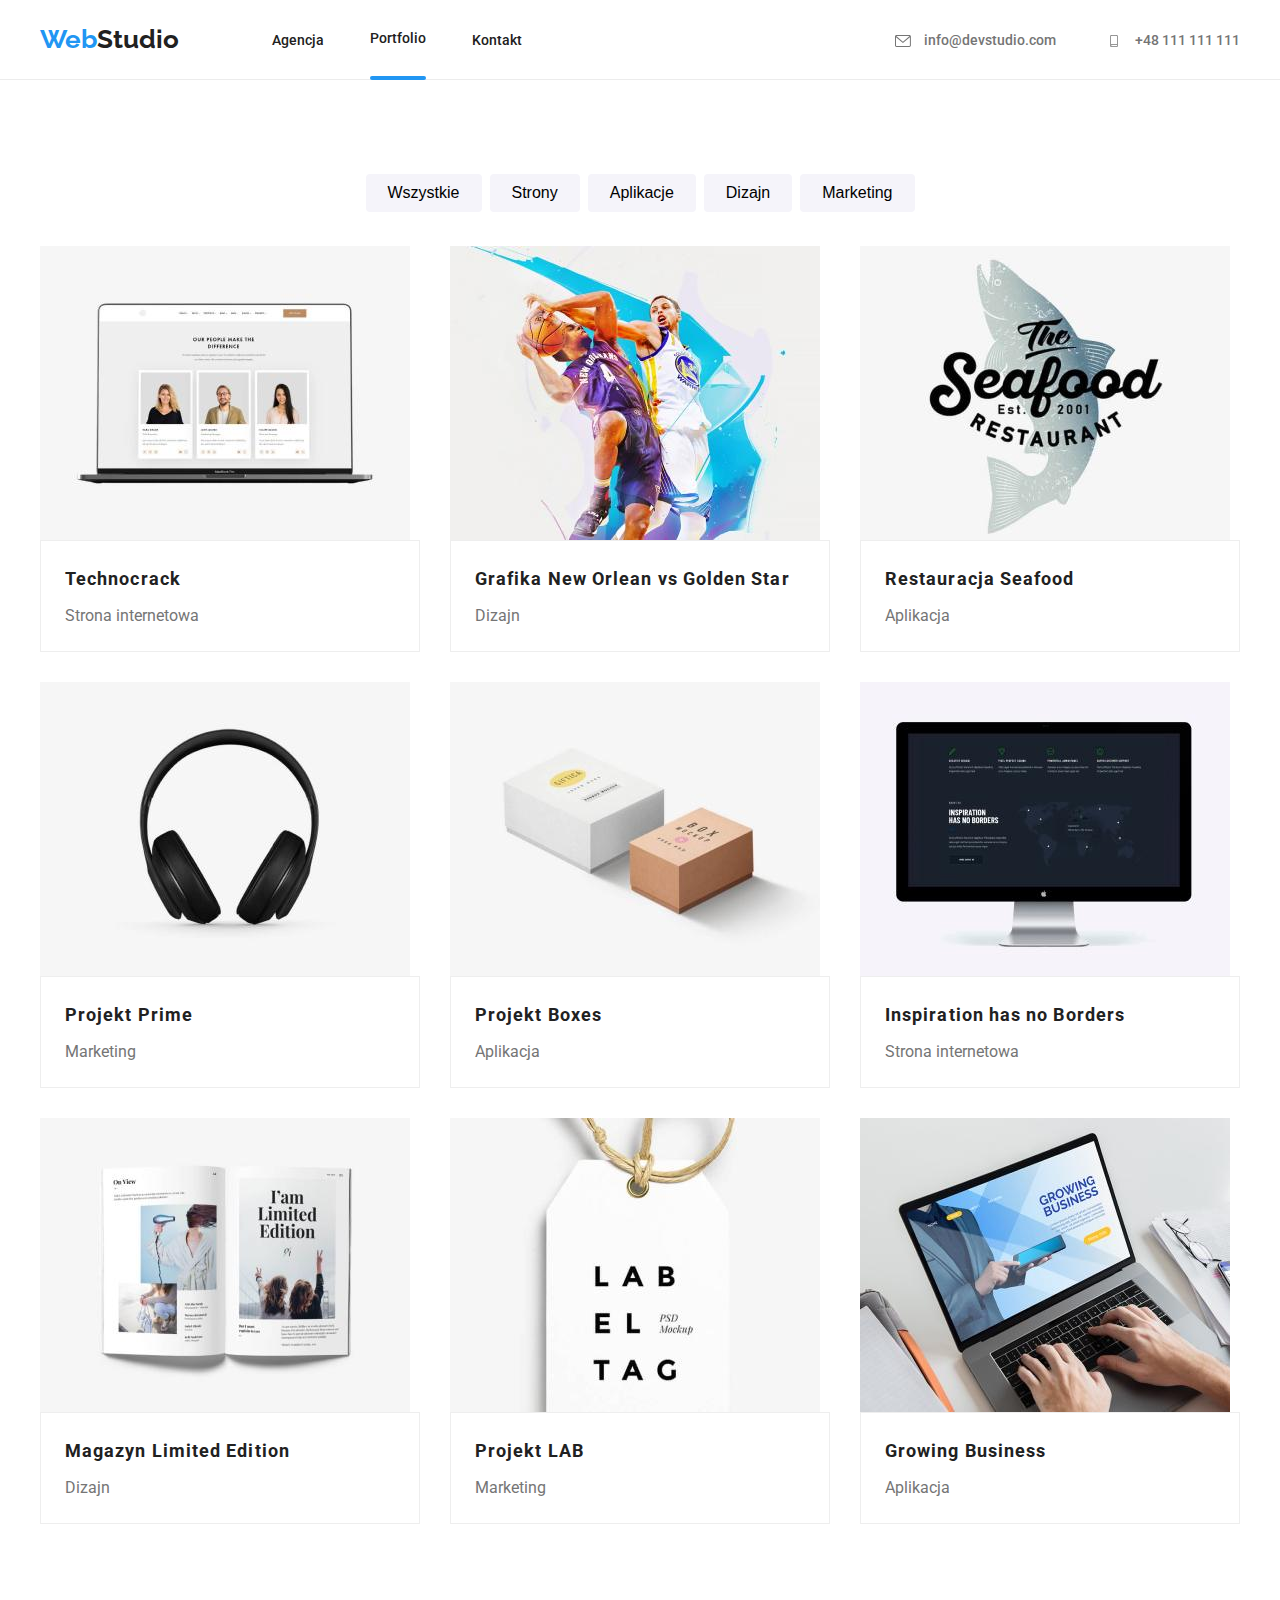
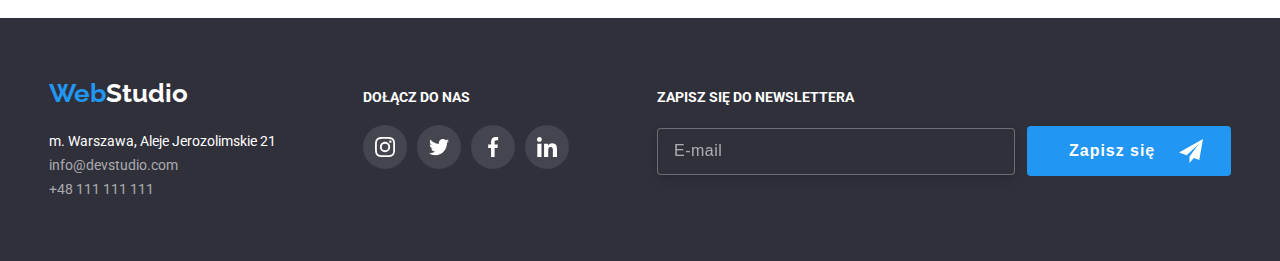
<file: portfolio.html>
<!DOCTYPE html>
<html lang="en">
  <head>
    <meta charset="UTF-8" />
    <meta http-equiv="X-UA-Compatible" content="IE=edge" />
    <meta name="viewport" content="width=device-width, initial-scale=1.0" />
    <meta
      name="description"
      content="Projekt na potrzeby kursu Full Stack Developer - HTML+CSS Poland - Moduł 7 HTML"
    />
    <meta name="author" content="Paweł Dominiak" />

    <title>GoIT - Stona główna</title>

    <link
      rel="stylesheet"
      href="https://cdnjs.cloudflare.com/ajax/libs/modern-normalize/1.1.0/modern-normalize.min.css"
      integrity="sha512-wpPYUAdjBVSE4KJnH1VR1HeZfpl1ub8YT/NKx4PuQ5NmX2tKuGu6U/JRp5y+Y8XG2tV+wKQpNHVUX03MfMFn9Q=="
      crossorigin="anonymous"
      referrerpolicy="no-referrer"
    />
    <link rel="stylesheet" href="./css/main.min.css" />
    <link rel="preconnect" href="https://fonts.googleapis.com" />
    <link rel="preconnect" href="https://fonts.gstatic.com" crossorigin />
    <link
      href="https://fonts.googleapis.com/css2?family=Raleway:wght@700&family=Roboto:wght@400;500;700;900&display=swap"
      rel="stylesheet"
    />
  </head>
  <body>
    <!-- ================ NAVBAR ================ -->
    <div class="header-wrapper">
      <div class="container">
        <header class="header" id="sec-header">
          <!-- ----------------- logo ----------------- -->
          <nav class="nav">
            <a class="logo--text" href="./index.html">
              <span class="logo--text-primary">Web</span>Studio
            </a>
            <ul class="nav__links">
              <li>
                <a class="nav__link" href="./index.html">Agencja</a>
              </li>
              <li>
                <a class="nav__link nav__link--active" href="./portfolio.html"
                  >Portfolio</a
                >
              </li>
              <li><a class="nav__link" href="#">Kontakt</a></li>
            </ul>
          </nav>
          <ul class="contact-links">
            <li>
              <a class="contact-links__link" href="mailto:info@devstudio.com">
                <svg class="icon--envelope" width="16" height="12">
                  <use href="./images/icons.svg#icon-envelope"></use>
                </svg>
                info@devstudio.com
              </a>
            </li>
            <li>
              <a class="contact-links__link" href="tel:+48111111111">
                <svg class="icon--smartphone" width="16" height="12">
                  <use href="./images/icons.svg#icon-smartphone"></use>
                </svg>
                +48 111 111 111
              </a>
            </li>
          </ul>
        </header>
      </div>
    </div>
    <main>
      <div class="container">
        <!-- ================ PORTFOLIO ================ -->
        <!-- ------------- filter buttons -------------- -->
        <div class="portfolio-buttons">
          <button class="portfolio-buttons__button" type="button">
            Wszystkie
          </button>
          <button class="portfolio-buttons__button" type="button">
            Strony
          </button>
          <button class="portfolio-buttons__button" type="button">
            Aplikacje
          </button>
          <button class="portfolio-buttons__button" type="button">
            Dizajn
          </button>
          <button class="portfolio-buttons__button" type="button">
            Marketing
          </button>
        </div>
        <!-- ---------------- projects ----------------- -->
        <div class="portfolio-projects" id="sec-portfolio">
          <figure class="project-figure" tabindex="0">
            <div class="project-figure__top-wrapper">
              <img
                class="top-wrapper__img-item"
                src="./images/project-1.jpg"
                alt="Technocrack"
                width="370"
                height="294"
              />
              <div class="hidden-info">
                <p class="hidden-info__info-item">
                  Technocrack jest popularną platformą wykorzystywaną do
                  rozpowszechniania koronawirusa. Firmy wykorzystują tę
                  platformę do celów szpiegowskich i ataków na niezabezpieczone
                  serwery konkurencji
                </p>
              </div>
            </div>
            <figcaption class="project-figure__figcaption-container">
              <h3 class="figcaption-container__caption-heading">Technocrack</h3>
              <p class="figcaption-container__caption-description">
                Strona internetowa
              </p>
            </figcaption>
          </figure>
          <figure class="project-figure" tabindex="0">
            <div class="project-figure__top-wrapper">
              <img
                class="top-wrapper__img-item"
                src="./images/project-2.jpg"
                alt="Technocrack"
                width="370"
                height="294"
              />
              <div class="hidden-info">
                <p class="hidden-info__info-item">
                  Technocrack jest popularną platformą wykorzystywaną do
                  rozpowszechniania koronawirusa. Firmy wykorzystują tę
                  platformę do celów szpiegowskich i ataków na niezabezpieczone
                  serwery konkurencji
                </p>
              </div>
            </div>
            <figcaption class="project-figure__figcaption-container">
              <h3 class="figcaption-container__caption-heading">
                Grafika New Orlean vs Golden Star
              </h3>
              <p class="figcaption-container__caption-description">Dizajn</p>
            </figcaption>
          </figure>

          <figure class="project-figure" tabindex="0">
            <div class="project-figure__top-wrapper">
              <img
                class="top-wrapper__img-item"
                src="./images/project-3.jpg"
                alt="Technocrack"
                width="370"
                height="294"
              />
              <div class="hidden-info">
                <p class="hidden-info__info-item">
                  Technocrack jest popularną platformą wykorzystywaną do
                  rozpowszechniania koronawirusa. Firmy wykorzystują tę
                  platformę do celów szpiegowskich i ataków na niezabezpieczone
                  serwery konkurencji
                </p>
              </div>
            </div>
            <figcaption class="project-figure__figcaption-container">
              <h3 class="figcaption-container__caption-heading">
                Restauracja Seafood
              </h3>
              <p class="figcaption-container__caption-description">Aplikacja</p>
            </figcaption>
          </figure>
          <figure class="project-figure" tabindex="0">
            <div class="project-figure__top-wrapper">
              <img
                class="top-wrapper__img-item"
                src="./images/project-4.jpg"
                alt="Technocrack"
                width="370"
                height="294"
              />
              <div class="hidden-info">
                <p class="hidden-info__info-item">
                  Technocrack jest popularną platformą wykorzystywaną do
                  rozpowszechniania koronawirusa. Firmy wykorzystują tę
                  platformę do celów szpiegowskich i ataków na niezabezpieczone
                  serwery konkurencji
                </p>
              </div>
            </div>
            <figcaption class="project-figure__figcaption-container">
              <h3 class="figcaption-container__caption-heading">
                Projekt Prime
              </h3>
              <p class="figcaption-container__caption-description">Marketing</p>
            </figcaption>
          </figure>
          <figure class="project-figure" tabindex="0">
            <div class="project-figure__top-wrapper">
              <img
                class="top-wrapper__img-item"
                src="./images/project-5.jpg"
                alt="Technocrack"
                width="370"
                height="294"
              />
              <div class="hidden-info">
                <p class="hidden-info__info-item">
                  Technocrack jest popularną platformą wykorzystywaną do
                  rozpowszechniania koronawirusa. Firmy wykorzystują tę
                  platformę do celów szpiegowskich i ataków na niezabezpieczone
                  serwery konkurencji
                </p>
              </div>
            </div>
            <figcaption class="project-figure__figcaption-container">
              <h3 class="figcaption-container__caption-heading">
                Projekt Boxes
              </h3>
              <p class="figcaption-container__caption-description">Aplikacja</p>
            </figcaption>
          </figure>
          <figure class="project-figure" tabindex="0">
            <div class="project-figure__top-wrapper">
              <img
                class="top-wrapper__img-item"
                src="./images/project-6.jpg"
                alt="Technocrack"
                width="370"
                height="294"
              />
              <div class="hidden-info">
                <p class="hidden-info__info-item">
                  Technocrack jest popularną platformą wykorzystywaną do
                  rozpowszechniania koronawirusa. Firmy wykorzystują tę
                  platformę do celów szpiegowskich i ataków na niezabezpieczone
                  serwery konkurencji
                </p>
              </div>
            </div>
            <figcaption class="project-figure__figcaption-container">
              <h3 class="figcaption-container__caption-heading">
                Inspiration has no Borders
              </h3>
              <p class="figcaption-container__caption-description">
                Strona internetowa
              </p>
            </figcaption>
          </figure>
          <figure class="project-figure" tabindex="0">
            <div class="project-figure__top-wrapper">
              <img
                class="top-wrapper__img-item"
                src="./images/project-7.jpg"
                alt="Technocrack"
                width="370"
                height="294"
              />
              <div class="hidden-info">
                <p class="hidden-info__info-item">
                  Technocrack jest popularną platformą wykorzystywaną do
                  rozpowszechniania koronawirusa. Firmy wykorzystują tę
                  platformę do celów szpiegowskich i ataków na niezabezpieczone
                  serwery konkurencji
                </p>
              </div>
            </div>
            <figcaption class="project-figure__figcaption-container">
              <h3 class="figcaption-container__caption-heading">
                Magazyn Limited Edition
              </h3>
              <p class="figcaption-container__caption-description">Dizajn</p>
            </figcaption>
          </figure>
          <figure class="project-figure" tabindex="0">
            <div class="project-figure__top-wrapper">
              <img
                class="top-wrapper__img-item"
                src="./images/project-8.jpg"
                alt="Technocrack"
                width="370"
                height="294"
              />
              <div class="hidden-info">
                <p class="hidden-info__info-item">
                  Technocrack jest popularną platformą wykorzystywaną do
                  rozpowszechniania koronawirusa. Firmy wykorzystują tę
                  platformę do celów szpiegowskich i ataków na niezabezpieczone
                  serwery konkurencji
                </p>
              </div>
            </div>
            <figcaption class="project-figure__figcaption-container">
              <h3 class="figcaption-container__caption-heading">Projekt LAB</h3>
              <p class="figcaption-container__caption-description">Marketing</p>
            </figcaption>
          </figure>
          <figure class="project-figure" tabindex="0">
            <div class="project-figure__top-wrapper">
              <img
                class="top-wrapper__img-item"
                src="./images/project-9.jpg"
                alt="Technocrack"
                width="370"
                height="294"
              />
              <div class="hidden-info">
                <p class="hidden-info__info-item">
                  Technocrack jest popularną platformą wykorzystywaną do
                  rozpowszechniania koronawirusa. Firmy wykorzystują tę
                  platformę do celów szpiegowskich i ataków na niezabezpieczone
                  serwery konkurencji
                </p>
              </div>
            </div>
            <figcaption class="project-figure__figcaption-container">
              <h3 class="figcaption-container__caption-heading">
                Growing Business
              </h3>
              <p class="figcaption-container__caption-description">Aplikacja</p>
            </figcaption>
          </figure>
        </div>
      </div>
    </main>
    <!-- ================ FOOTER ================ -->
    <footer class="footer">
      <div class="container">
        <div class="flex">
          <!-- ------------- business card ------------ -->
          <section id="business-card">
            <a class="footer__logo" href="./index.html">
              <span class="footer__logo-web">Web</span>Studio
            </a>
            <address class="footer__address-link">
              m. Warszawa, Aleje Jerozolimskie 21
            </address>
            <ul class="footer__links">
              <li>
                <a class="footer__link" href="mailto:info@devstudio.com"
                  >info@devstudio.com</a
                >
              </li>
              <li>
                <a href="tel:+48111111111" class="footer__link"
                  >+48 111 111 111</a
                >
              </li>
            </ul>
          </section>
          <!-- ---------------- join us --------------- -->
          <section id="join-us">
            <h3 class="footer__join-us-header">Dołącz do nas</h3>
            <div class="footer__social-wrapper">
              <a class="footer__social-link" href="#">
                <svg width="20" height="20">
                  <use href="./images/icons.svg#icon-instagram-1"></use>
                </svg>
              </a>
              <a class="footer__social-link" href="#">
                <svg width="20" height="20">
                  <use href="./images/icons.svg#icon-twitter-1"></use>
                </svg>
              </a>
              <a class="footer__social-link" href="#">
                <svg width="20" height="20">
                  <use href="./images/icons.svg#icon-facebook-1"></use>
                </svg>
              </a>
              <a class="footer__social-link" href="#">
                <svg width="20" height="20">
                  <use href="./images/icons.svg#icon-linkedin-1"></use>
                </svg>
              </a>
            </div>
          </section>
          <!-- -------------- newsletter -------------- -->
          <form name="newsletter" autocomplete="on">
            <label class="footer__newsletter-label" for="email"
              >Zapisz się do newslettera
              <div class="footer__newsletter-wrapper">
                <input
                  class="footer__newsletter-input"
                  type="email"
                  id="email"
                  name="email"
                  placeholder="E-mail"
                  required
                />
                <button class="footer__save-button" type="submit">
                  Zapisz się
                  <svg class="footer__svg-item" width="24" height="24">
                    <use href="./images/icons.svg#icon-send"></use>
                  </svg>
                </button>
              </div>
            </label>
          </form>
        </div>
      </div>
    </footer>
  </body>
</html>
</file>
<file: css/main.min.css>
*{-webkit-box-sizing:border-box;box-sizing:border-box}body{margin:0 auto;padding:0;max-width:1600px;font-family:"Roboto",sans-serif;color:#757575}@media(max-width: 320px){body{overflow-x:hidden}}.container{width:100%;margin:0 auto;padding:0 15px}@media(min-width: 1200px){.container{width:1200px;padding:0}}.section-header{font-weight:700;font-size:28px;line-height:33px;text-align:center;color:#212121;margin:0 0 50px 0}@media(min-width: 1200px){.section-header{font-size:36px;line-height:42px}}.header-wrapper{border-bottom:1px solid #ececec}.header{display:-webkit-box;display:-ms-flexbox;display:flex;-webkit-box-pack:justify;-ms-flex-pack:justify;justify-content:space-between;-webkit-box-align:center;-ms-flex-align:center;align-items:center;padding:16px 0 16px 15px}@media(min-width: 1200px){.header{padding:24px 0}}.nav{display:-webkit-box;display:-ms-flexbox;display:flex;gap:93px;-webkit-box-align:center;-ms-flex-align:center;align-items:center}.logo--text{font-family:"Raleway",sans-serif;font-weight:700;font-size:26px;line-height:31px;color:#212121;text-decoration:none}.logo--text-primary{color:#2196f3}.logo--text:focus{color:#2196f3;outline:none;-webkit-transition:color .25s;transition:color .25s;-webkit-transition-timing-function:cubic-bezier(0.4, 0, 0.2, 1);transition-timing-function:cubic-bezier(0.4, 0, 0.2, 1)}.nav__links{display:none;list-style:none;gap:46px;margin:0;padding:0;-webkit-box-align:center;-ms-flex-align:center;align-items:center}.nav__link{text-decoration:none;color:#212121;font-weight:500;font-size:14px;line-height:16px}.nav__link--active::after{content:"";width:100%;display:block;background-color:#2196f3;height:4px;border-radius:2px;position:relative;top:37px;-webkit-transition:background-color .25s;transition:background-color .25s;-webkit-transition-timing-function:cubic-bezier(0.4, 0, 0.2, 1);transition-timing-function:cubic-bezier(0.4, 0, 0.2, 1)}@media(min-width: 768px){.nav__links{display:-webkit-box;display:-ms-flexbox;display:flex}.nav__link--active::after{top:29px}}@media(min-width: 1200px){.nav__link--active::after{top:29px}}.nav__link:hover,.nav__link:focus{color:#2196f3;outline:none;-webkit-transition:color .25s;transition:color .25s;-webkit-transition-timing-function:cubic-bezier(0.4, 0, 0.2, 1);transition-timing-function:cubic-bezier(0.4, 0, 0.2, 1)}.contact-links{display:-webkit-box;display:-ms-flexbox;display:flex;margin:0;padding:0;list-style:none;gap:10px;display:none;-webkit-box-orient:vertical;-webkit-box-direction:normal;-ms-flex-direction:column;flex-direction:column}@media(min-width: 768px){.contact-links{display:-webkit-box;display:-ms-flexbox;display:flex}}@media(min-width: 1200px){.contact-links{-webkit-box-orient:horizontal;-webkit-box-direction:normal;-ms-flex-direction:row;flex-direction:row;gap:50px}}.contact-links__link{text-decoration:none;color:#757575;font-weight:500;font-size:14px;line-height:16px}.contact-links__link:hover,.contact-links__link:focus{color:#2196f3;outline:none;-webkit-transition:color .25s;transition:color .25s;-webkit-transition-timing-function:cubic-bezier(0.4, 0, 0.2, 1);transition-timing-function:cubic-bezier(0.4, 0, 0.2, 1)}.icon--envelope,.icon--smartphone{vertical-align:middle;margin-right:10px}.icon--envelope:hover,.icon--envelope:focus,.icon--smartphone:hover,.icon--smartphone:focus{fill:#2196f3;outline:none;-webkit-transition:fill .25s;transition:fill .25s;-webkit-transition-timing-function:cubic-bezier(0.4, 0, 0.2, 1);transition-timing-function:cubic-bezier(0.4, 0, 0.2, 1)}.menu-toggle{min-height:40px;min-width:40px;display:-webkit-box;display:-ms-flexbox;display:flex;-webkit-box-align:center;-ms-flex-align:center;align-items:center;-webkit-box-pack:center;-ms-flex-pack:center;justify-content:center;margin:0;padding:0;background-color:rgba(0,0,0,0);cursor:pointer;border:none;border-radius:50%;outline:none}.menu-toggle:hover,.menu-toggle:focus{color:#2196f3;outline:none;-webkit-transition:color .25s;transition:color .25s;-webkit-transition-timing-function:cubic-bezier(0.4, 0, 0.2, 1);transition-timing-function:cubic-bezier(0.4, 0, 0.2, 1)}@media(min-width: 768px){.menu-toggle{display:none}}.menu-container{position:fixed;top:0;left:0;width:100vw;height:100vh;padding:48px 40px;background-color:#fff;z-index:999;-webkit-transform:translateX(100%);transform:translateX(100%);-webkit-transition:-webkit-transform 250ms ease-in-out;transition:-webkit-transform 250ms ease-in-out;transition:transform 250ms ease-in-out;transition:transform 250ms ease-in-out, -webkit-transform 250ms ease-in-out}.menu-container.is-open{-webkit-transform:translateX(0);transform:translateX(0)}.menu-container .menu-toggle{position:absolute;top:16px;right:16px;color:#fff}.mobile-menu__sites{padding:0;margin:0;list-style:none}.mobile-menu__sites--page-link{display:block;margin:0 0 32px 0;color:#212121;text-decoration:none;font-weight:500;font-size:40px;line-height:47px;letter-spacing:.02em}.mobile-menu__contacts{padding:0;margin:300px 0 0 0;list-style:none}.mobile-menu__contacts--tel-link{display:block;margin:0 0 32px 0;color:#212121;text-decoration:none;font-weight:500;font-size:34px;line-height:40px;letter-spacing:.02em}.mobile-menu__contacts--mail-link{display:block;color:#757575;text-decoration:none;font-weight:500;font-size:24px;line-height:28px;letter-spacing:.02em}.mobile-menu__social{display:-webkit-box;display:-ms-flexbox;display:flex;gap:10px;padding:0;margin:64px 0 8px 0;list-style:none}.mobile-menu__social--link{color:#2196f3;text-decoration:none;font-weight:500;font-size:18px;line-height:22px;letter-spacing:.02em;padding-right:10px;border-right:1px solid rgba(33,33,33,.2);-webkit-transform:rotate(90deg);transform:rotate(90deg)}.mobile-menu__social--link-nonborder{color:#2196f3;text-decoration:none;font-weight:500;font-size:18px;line-height:22px;letter-spacing:.02em;border:none}.mobile-menu__sites--page-link:hover,.mobile-menu__sites--page-link:focus,.mobile-menu__contacts--tel-link:hover,.mobile-menu__contacts--tel-link:focus,.mobile-menu__contacts--mail-link:hover,.mobile-menu__contacts--mail-link:focus{color:#2196f3;outline:none;-webkit-transition:color .25s;transition:color .25s;-webkit-transition-timing-function:cubic-bezier(0.4, 0, 0.2, 1);transition-timing-function:cubic-bezier(0.4, 0, 0.2, 1)}.mobile-menu__social--link:hover,.mobile-menu__social--link:focus{color:#757575;outline:none;-webkit-transition:color .25s;transition:color .25s;-webkit-transition-timing-function:cubic-bezier(0.4, 0, 0.2, 1);transition-timing-function:cubic-bezier(0.4, 0, 0.2, 1)}.close-menu-button{fill:#212121;cursor:pointer}.close-menu-button:hover,.close-menu-button:focus{fill:#2196f3;outline:none;-webkit-transition:fill .25s;transition:fill .25s;-webkit-transition-timing-function:cubic-bezier(0.4, 0, 0.2, 1);transition-timing-function:cubic-bezier(0.4, 0, 0.2, 1)}.main-header{display:-webkit-box;display:-ms-flexbox;display:flex;-webkit-box-orient:vertical;-webkit-box-direction:normal;-ms-flex-direction:column;flex-direction:column;-webkit-box-align:center;-ms-flex-align:center;align-items:center;-webkit-box-pack:center;-ms-flex-pack:center;justify-content:center;background-color:#2f303a;padding:200px 0;background-image:-webkit-gradient(linear, left top, left bottom, from(rgba(47, 48, 58, 0.4)), to(rgba(47, 48, 58, 0.4))),url(../images/header-background@1x.jpg);background-image:linear-gradient(rgba(47, 48, 58, 0.4), rgba(47, 48, 58, 0.4)),url(../images/header-background@1x.jpg);background-repeat:no-repeat;background-position:center;background-size:cover}@media(min-width: 768px){.main-header{background-image:-webkit-gradient(linear, left top, left bottom, from(rgba(47, 48, 58, 0.4)), to(rgba(47, 48, 58, 0.4))),url(../images/header-background@2x.jpg);background-image:linear-gradient(rgba(47, 48, 58, 0.4), rgba(47, 48, 58, 0.4)),url(../images/header-background@2x.jpg)}}@media(min-width: 1200px){.main-header{background-size:1600px;background-image:-webkit-gradient(linear, left top, left bottom, from(rgba(47, 48, 58, 0.4)), to(rgba(47, 48, 58, 0.4))),url(../images/header-background@3x.jpg);background-image:linear-gradient(rgba(47, 48, 58, 0.4), rgba(47, 48, 58, 0.4)),url(../images/header-background@3x.jpg)}}.main-header__text{font-weight:900;font-size:26px;line-height:42px;text-align:center;letter-spacing:.06em;text-transform:uppercase;color:#fff;margin:0 0 30px 0}@media(min-width: 1200px){.main-header__text{font-size:44px;line-height:60px}}.main-header__button{width:200px;padding:10px 0;border:none;background:#2196f3;-webkit-box-shadow:0px 4px 4px rgba(0,0,0,.15);box-shadow:0px 4px 4px rgba(0,0,0,.15);border-radius:4px;font-weight:700;font-size:16px;line-height:30px;letter-spacing:.06em;color:#fff;display:-webkit-box;display:-ms-flexbox;display:flex;-webkit-box-align:center;-ms-flex-align:center;align-items:center;-webkit-box-pack:center;-ms-flex-pack:center;justify-content:center;-ms-flex-wrap:wrap;flex-wrap:wrap}.main-header__button:hover,.main-header__button:focus{color:#2f303a;outline:none;-webkit-filter:drop-shadow(0px 4px 4px rgba(0, 0, 0, 0.25));filter:drop-shadow(0px 4px 4px rgba(0, 0, 0, 0.25));-webkit-box-shadow:0px 3px 1px rgba(0,0,0,.1),0px 1px 2px rgba(0,0,0,.08),0px 2px 2px rgba(0,0,0,.12);box-shadow:0px 3px 1px rgba(0,0,0,.1),0px 1px 2px rgba(0,0,0,.08),0px 2px 2px rgba(0,0,0,.12);outline:none;-webkit-transition:color .25s,-webkit-filter .25s,-webkit-box-shadow .25s;transition:color .25s,-webkit-filter .25s,-webkit-box-shadow .25s;transition:color .25s,filter .25s,box-shadow .25s;transition:color .25s,filter .25s,box-shadow .25s,-webkit-filter .25s,-webkit-box-shadow .25s;-webkit-transition-timing-function:cubic-bezier(0.4, 0, 0.2, 1);transition-timing-function:cubic-bezier(0.4, 0, 0.2, 1)}.main-features-card{display:-webkit-box;display:-ms-flexbox;display:flex;-ms-flex-wrap:wrap;flex-wrap:wrap;gap:30px;padding:0;margin:94px 0;list-style:none}.main-features-card__icon-container{display:-webkit-box;display:-ms-flexbox;display:flex;background-color:#f5f4fa;height:120px;border-radius:4px;-webkit-box-pack:center;-ms-flex-pack:center;justify-content:center;-webkit-box-align:center;-ms-flex-align:center;align-items:center;margin:0 0 30px 0}.main-features-card__header-text{font-weight:700;font-size:14px;line-height:16px;text-transform:uppercase;margin:0 0 10px 0;color:#212121;text-align:center}.main-features-card__paragraph{font-weight:400;font-size:14px;line-height:24px;margin:0;color:#757575}@media(min-width: 768px){.main-features-card__item{-ms-flex-preferred-size:calc((100% - 30px)/2);flex-basis:calc((100% - 30px)/2)}.main-features-card__header-text{text-align:left}}@media(min-width: 1200px){.main-features-card__item{-ms-flex-preferred-size:calc((100% - 90px)/4);flex-basis:calc((100% - 90px)/4)}.main-features-card__header-text{text-align:left}}.what-we-do{display:none}@media(min-width: 1200px){.what-we-do{display:block}}.what-we-do__main-figure-items{display:-webkit-box;display:-ms-flexbox;display:flex;gap:30px;margin:0 0 94px 0}.what-we-do__figure-item{margin:0;-ms-flex-preferred-size:calc((100% - 60px)/3);flex-basis:calc((100% - 60px)/3);position:relative}.what-we-do__img-item{width:100%;display:block;height:auto}.what-we-do__info{display:-webkit-box;display:-ms-flexbox;display:flex;-webkit-box-pack:center;-ms-flex-pack:center;justify-content:center;-webkit-box-align:center;-ms-flex-align:center;align-items:center;position:absolute;padding:27px;width:100%;margin:0;text-align:center;text-transform:uppercase;font-weight:700;font-size:14px;line-height:16px;background-color:rgba(47,48,58,.8);color:#fff;bottom:0}.main-our-team{background-color:#f5f4fa;padding:94px 0}.main-our-team__figure-items{display:-webkit-box;display:-ms-flexbox;display:flex;gap:30px;-ms-flex-wrap:wrap;flex-wrap:wrap}.main-our-team__figure-item{margin:0;-webkit-box-shadow:0px 1px 3px rgba(0,0,0,.12),0px 1px 1px rgba(0,0,0,.14),0px 2px 1px rgba(0,0,0,.2);box-shadow:0px 1px 3px rgba(0,0,0,.12),0px 1px 1px rgba(0,0,0,.14),0px 2px 1px rgba(0,0,0,.2);border-radius:0px 0px 4px 4px;width:100%}.figure-item__img{width:100%;vertical-align:bottom;display:block;height:auto}.figure-item__figcaption-container{background-color:#fff;text-align:center;padding:30px 0;border-radius:0px 0px 4px 4px}.figcaption-container__header-text{color:#212121;font-weight:500;font-size:16px;line-height:19px;margin:0 0 10px 0}.figcaption-container__paragraph{font-size:16px;line-height:19px;margin:0}.figcaption-container__social-wrapper{display:-webkit-box;display:-ms-flexbox;display:flex;padding:0 32px;gap:10px;-webkit-box-pack:center;-ms-flex-pack:center;justify-content:center;margin-top:16px}.social-wrapper__social-link{color:#afb1b8;text-decoration:none;display:-webkit-box;display:-ms-flexbox;display:flex;width:44px;height:44px;-webkit-box-pack:center;-ms-flex-pack:center;justify-content:center;-webkit-box-align:center;-ms-flex-align:center;align-items:center;border-radius:50%;-webkit-transition:color .25s;transition:color .25s;-webkit-transition-timing-function:cubic-bezier(0.4, 0, 0.2, 1);transition-timing-function:cubic-bezier(0.4, 0, 0.2, 1)}.social-wrapper__social-link:hover,.social-wrapper__social-link:focus{color:#fff;background-color:#2196f3;outline:none;-webkit-transition:color .25s,background-color .25s;transition:color .25s,background-color .25s;-webkit-transition-timing-function:cubic-bezier(0.4, 0, 0.2, 1);transition-timing-function:cubic-bezier(0.4, 0, 0.2, 1)}@media(min-width: 768px){.main-our-team__figure-item{-ms-flex-preferred-size:calc((100% - 30px)/2);flex-basis:calc((100% - 30px)/2)}}@media(min-width: 1200px){.main-our-team__figure-item{-ms-flex-preferred-size:calc((100% - 90px)/4);flex-basis:calc((100% - 90px)/4)}}.main-our-clients{padding:94px 0}.main-our-clients__wrapper{display:-webkit-box;display:-ms-flexbox;display:flex;gap:30px;-webkit-box-pack:justify;-ms-flex-pack:justify;justify-content:space-between;-ms-flex-wrap:wrap;flex-wrap:wrap}.main-our-clients__link{color:#afb1b8;text-decoration:none;display:-webkit-box;display:-ms-flexbox;display:flex;-ms-flex-preferred-size:calc((100% - 30px)/2);flex-basis:calc((100% - 30px)/2);height:92px;-webkit-box-pack:center;-ms-flex-pack:center;justify-content:center;-webkit-box-align:center;-ms-flex-align:center;align-items:center;border:1px solid #afb1b8;border-radius:4px;-webkit-transition:color .25s;transition:color .25s;-webkit-transition-timing-function:cubic-bezier(0.4, 0, 0.2, 1);transition-timing-function:cubic-bezier(0.4, 0, 0.2, 1)}.main-our-clients__link:hover,.main-our-clients__link:focus{color:#2196f3;border-color:#2196f3;outline:none;-webkit-transition:color .25s,border-color .25s;transition:color .25s,border-color .25s;-webkit-transition-timing-function:cubic-bezier(0.4, 0, 0.2, 1);transition-timing-function:cubic-bezier(0.4, 0, 0.2, 1)}@media(min-width: 768px){.main-our-clients__link{-ms-flex-preferred-size:calc((100% - 60px)/3);flex-basis:calc((100% - 60px)/3)}}@media(min-width: 1200px){.main-our-clients__link{-ms-flex-preferred-size:calc((100% - 150px)/6);flex-basis:calc((100% - 150px)/6)}}.footer{background-color:#2f303a;padding:60px 0}.footer .flex{display:-webkit-box;display:-ms-flexbox;display:flex;gap:70px;-webkit-box-orient:vertical;-webkit-box-direction:normal;-ms-flex-direction:column;flex-direction:column;text-align:center;-webkit-box-align:center;-ms-flex-align:center;align-items:center}.footer__logo{font-family:"Raleway",sans-serif;font-weight:700;font-size:26px;line-height:31px;color:#fff;text-decoration:none;margin:0 0 20px 0;display:inline-block}.footer__logo:focus{color:#2196f3;outline:none;-webkit-transition:color .25s;transition:color .25s;-webkit-transition-timing-function:cubic-bezier(0.4, 0, 0.2, 1);transition-timing-function:cubic-bezier(0.4, 0, 0.2, 1)}.footer__logo-web{color:#2196f3}.footer__address-link{color:#fff;font-size:14px;line-height:24px;font-style:normal}.footer__links{list-style:none;margin:0;padding:0}.footer__link{text-decoration:none;color:rgba(255,255,255,.6);font-size:14px;line-height:24px}.footer__link:hover,.footer__link:focus{color:#2196f3;outline:none;-webkit-transition:color .25s;transition:color .25s;-webkit-transition-timing-function:cubic-bezier(0.4, 0, 0.2, 1);transition-timing-function:cubic-bezier(0.4, 0, 0.2, 1)}.footer__join-us-header{color:#fff;font-weight:700;font-size:14px;line-height:16px;text-transform:uppercase;margin:0}.footer__social-wrapper{display:-webkit-box;display:-ms-flexbox;display:flex;padding:20px 0 0 0;gap:10px}.footer__social-link{color:#fff;text-decoration:none;width:44px;height:44px;background:rgba(255,255,255,.1);display:-webkit-box;display:-ms-flexbox;display:flex;-webkit-box-pack:center;-ms-flex-pack:center;justify-content:center;-webkit-box-align:center;-ms-flex-align:center;align-items:center;border-radius:50%;-webkit-transition:color .25s,background .25s;transition:color .25s,background .25s;-webkit-transition-timing-function:cubic-bezier(0.4, 0, 0.2, 1);transition-timing-function:cubic-bezier(0.4, 0, 0.2, 1)}.footer__social-link:hover,.footer__social-link:focus{color:#fff;background-color:#2196f3;outline:none;-webkit-transition:color .25s,background-color .25s;transition:color .25s,background-color .25s;-webkit-transition-timing-function:cubic-bezier(0.4, 0, 0.2, 1);transition-timing-function:cubic-bezier(0.4, 0, 0.2, 1)}.footer__newsletter-label{color:#fff;font-weight:700;font-size:14px;line-height:16px;text-transform:uppercase;margin:0}.footer__newsletter-wrapper{display:-webkit-box;display:-ms-flexbox;display:flex;-webkit-box-align:center;-ms-flex-align:center;align-items:center;padding:20px 0 0 0;gap:12px;-webkit-box-orient:vertical;-webkit-box-direction:normal;-ms-flex-direction:column;flex-direction:column}.footer__newsletter-form{width:100%}.footer__newsletter-input{padding:15px 16px;width:100%;border:1px solid rgba(255,255,255,.3);-webkit-filter:drop-shadow(0px 4px 4px rgba(0, 0, 0, 0.15));filter:drop-shadow(0px 4px 4px rgba(0, 0, 0, 0.15));border-radius:4px;background-color:#2f303a;color:#ececec}.footer__newsletter-input::-webkit-input-placeholder{font-size:16px;line-height:20px;display:-webkit-box;display:flex;-webkit-box-align:center;align-items:center;letter-spacing:.03em;color:rgba(255,255,255,.6)}.footer__newsletter-input::-moz-placeholder{font-size:16px;line-height:20px;display:flex;align-items:center;letter-spacing:.03em;color:rgba(255,255,255,.6)}.footer__newsletter-input:-ms-input-placeholder{font-size:16px;line-height:20px;display:-ms-flexbox;display:flex;-ms-flex-align:center;align-items:center;letter-spacing:.03em;color:rgba(255,255,255,.6)}.footer__newsletter-input::-ms-input-placeholder{font-size:16px;line-height:20px;display:-ms-flexbox;display:flex;-ms-flex-align:center;align-items:center;letter-spacing:.03em;color:rgba(255,255,255,.6)}.footer__newsletter-input::placeholder{font-size:16px;line-height:20px;display:-webkit-box;display:-ms-flexbox;display:flex;-webkit-box-align:center;-ms-flex-align:center;align-items:center;letter-spacing:.03em;color:rgba(255,255,255,.6)}.footer__newsletter-input:hover,.footer__newsletter-input:focus{border-color:#2196f3;outline:none;-webkit-transition:color .25s,border-color .25s;transition:color .25s,border-color .25s;-webkit-transition-timing-function:cubic-bezier(0.4, 0, 0.2, 1);transition-timing-function:cubic-bezier(0.4, 0, 0.2, 1)}.footer__save-button{display:-webkit-box;display:-ms-flexbox;display:flex;-webkit-box-align:center;-ms-flex-align:center;align-items:center;text-align:center;border:none;border-radius:4px;background-color:#2196f3;padding:0 0 0 42px;color:#fff;font-weight:700;font-size:16px;line-height:30px;letter-spacing:.06em;cursor:pointer}.footer__save-button:hover,.footer__save-button:focus{background-color:#2196f3;color:#fff;-webkit-filter:drop-shadow(0px 4px 4px rgba(0, 0, 0, 0.25));filter:drop-shadow(0px 4px 4px rgba(0, 0, 0, 0.25));-webkit-box-shadow:0px 3px 1px rgba(0,0,0,.1),0px 1px 2px rgba(0,0,0,.08),0px 2px 2px rgba(0,0,0,.12);box-shadow:0px 3px 1px rgba(0,0,0,.1),0px 1px 2px rgba(0,0,0,.08),0px 2px 2px rgba(0,0,0,.12);outline:none;-webkit-transition:color .25s,background-color .25s,-webkit-filter .25s,-webkit-box-shadow .25s;transition:color .25s,background-color .25s,-webkit-filter .25s,-webkit-box-shadow .25s;transition:color .25s,background-color .25s,filter .25s,box-shadow .25s;transition:color .25s,background-color .25s,filter .25s,box-shadow .25s,-webkit-filter .25s,-webkit-box-shadow .25s;-webkit-transition-timing-function:cubic-bezier(0.4, 0, 0.2, 1);transition-timing-function:cubic-bezier(0.4, 0, 0.2, 1)}.footer__svg-item{margin:13px 28px 13px 24px}@media(min-width: 768px){.footer .flex{-webkit-box-orient:horizontal;-webkit-box-direction:normal;-ms-flex-direction:row;flex-direction:row;-ms-flex-wrap:wrap;flex-wrap:wrap;-ms-flex-pack:distribute;justify-content:space-around;-webkit-box-align:baseline;-ms-flex-align:baseline;align-items:baseline}.footer__newsletter-input{width:450px}}@media(min-width: 1200px){.footer .flex{-ms-flex-wrap:nowrap;flex-wrap:nowrap;text-align:left;display:-webkit-box;display:-ms-flexbox;display:flex;gap:70px;-webkit-box-align:baseline;-ms-flex-align:baseline;align-items:baseline}.footer__newsletter-form{display:-webkit-box;display:-ms-flexbox;display:flex;-webkit-box-align:baseline;-ms-flex-align:baseline;align-items:baseline;width:auto}.footer__newsletter-wrapper{display:-webkit-box;display:-ms-flexbox;display:flex;-webkit-box-orient:unset;-webkit-box-direction:unset;-ms-flex-direction:unset;flex-direction:unset}.footer__newsletter-input{width:358px}}.backdrop{position:fixed;top:0;left:0;height:100%;width:100%;background:rgba(0,0,0,.2);-webkit-transition:opacity .5s cubic-bezier(0.4, 0, 0.2, 1);transition:opacity .5s cubic-bezier(0.4, 0, 0.2, 1)}.backdrop .modal{position:absolute;top:50%;left:50%;-webkit-transform:translate(-50%, -50%);transform:translate(-50%, -50%);width:450px;min-height:609px;background:#fff;-webkit-box-shadow:0px 1px 3px rgba(0,0,0,.12),0px 1px 1px rgba(0,0,0,.14),0px 2px 1px rgba(0,0,0,.2);box-shadow:0px 1px 3px rgba(0,0,0,.12),0px 1px 1px rgba(0,0,0,.14),0px 2px 1px rgba(0,0,0,.2);border-radius:4px;-webkit-transition:opacity .5s cubic-bezier(0.4, 0, 0.2, 1),-webkit-transform .5s cubic-bezier(0.4, 0, 0.2, 1);transition:opacity .5s cubic-bezier(0.4, 0, 0.2, 1),-webkit-transform .5s cubic-bezier(0.4, 0, 0.2, 1);transition:transform .5s cubic-bezier(0.4, 0, 0.2, 1),opacity .5s cubic-bezier(0.4, 0, 0.2, 1);transition:transform .5s cubic-bezier(0.4, 0, 0.2, 1),opacity .5s cubic-bezier(0.4, 0, 0.2, 1),-webkit-transform .5s cubic-bezier(0.4, 0, 0.2, 1);-webkit-transform:translate3d(-50%, -50%, 0) scale3d(1, 1, 1);transform:translate3d(-50%, -50%, 0) scale3d(1, 1, 1);opacity:1}@media(min-width: 1200px){.backdrop .modal{width:528px;min-height:581px}}.backdrop.is-hidden{opacity:0;visibility:visible;pointer-events:none}.backdrop.is-hidden .modal{-webkit-transform:translate3d(-50%, -50%, 0) scale3d(0, 0, 0);transform:translate3d(-50%, -50%, 0) scale3d(0, 0, 0);opacity:0}.modal__close-button{display:-webkit-box;display:-ms-flexbox;display:flex;-webkit-box-pack:center;-ms-flex-pack:center;justify-content:center;-webkit-box-align:center;-ms-flex-align:center;align-items:center;width:30px;height:30px;border-radius:50%;margin:8px 0 0 412px;border:1px solid rgba(0,0,0,.1);background:#fff;cursor:pointer}@media(min-width: 1200px){.modal__close-button{margin:8px 0 0 490px}}.modal__close-button .modal__close-x-button{display:-webkit-box;display:-ms-flexbox;display:flex;width:30px;height:30px}.modal__close-button:hover,.modal__close-button:focus,.modal__close-button .modal__close-x-button:hover,.modal__close-button .modal__close-x-button:focus{color:#2196f3;border-color:#2196f3;outline:none;-webkit-transition:color .25s,border-color .25s;transition:color .25s,border-color .25s;-webkit-transition-timing-function:cubic-bezier(0.4, 0, 0.2, 1);transition-timing-function:cubic-bezier(0.4, 0, 0.2, 1)}.order-service-header{font-weight:700;font-size:20px;line-height:23px;text-align:center;letter-spacing:.03em;color:#212121}.order-service-container{position:relative;margin:0 40px}.form-group--name,.form-group--phone,.form-group--email,.form-group--comment,.form-group--statement{margin-bottom:20px}.form-label{display:block;margin-bottom:4px;font-size:12px;line-height:14px;letter-spacing:.01em;color:#757575}.form-textarea--comment{resize:none;width:100%;padding:12px 16px;border:1px solid rgba(33,33,33,.2);border-radius:4px}.form-textarea--comment::-webkit-input-placeholder{font-size:12px;line-height:14px;letter-spacing:.01em;color:rgba(117,117,117,.5)}.form-textarea--comment::-moz-placeholder{font-size:12px;line-height:14px;letter-spacing:.01em;color:rgba(117,117,117,.5)}.form-textarea--comment:-ms-input-placeholder{font-size:12px;line-height:14px;letter-spacing:.01em;color:rgba(117,117,117,.5)}.form-textarea--comment::-ms-input-placeholder{font-size:12px;line-height:14px;letter-spacing:.01em;color:rgba(117,117,117,.5)}.form-textarea--comment::placeholder{font-size:12px;line-height:14px;letter-spacing:.01em;color:rgba(117,117,117,.5)}.form-textarea--comment:focus,.form-textarea--comment:hover{border:1px solid #2196f3;outline:none}.order-service-icon{position:absolute;top:50%;-webkit-transform:translateY(-50%);transform:translateY(-50%);left:12px}.input-wrapper{position:relative}.form-input{width:100%;padding:10px 40px;border:1px solid rgba(33,33,33,.2);border-radius:4px}.form-input:focus,.form-input:hover{border:1px solid #2196f3;outline:none}.form-input:focus+.order-service-icon>.form-icon,.form-input:hover+.order-service-icon>.form-icon{fill:#2196f3}.accept{width:0;height:0;visibility:hidden}.checked{display:none}.form-label-submit{display:-webkit-box;display:-ms-flexbox;display:flex;gap:8px;-webkit-box-align:center;-ms-flex-align:center;align-items:center;-webkit-box-pack:center;-ms-flex-pack:center;justify-content:center;font-size:12px;line-height:14px;color:#757575;cursor:pointer}@media(min-width: 1200px){.form-label-submit{font-size:14px;line-height:24px}}.accept:checked~.checked{display:inline-block}.accept:checked~.not-checked{display:none}.form-link{font-size:12px;line-height:14px;text-decoration-line:underline;color:#2196f3}@media(min-width: 1200px){.form-link{font-size:14px;line-height:24px}}.submit-button-container--primary{display:-webkit-box;display:-ms-flexbox;display:flex;-webkit-box-align:center;-ms-flex-align:center;align-items:center;-webkit-box-pack:center;-ms-flex-pack:center;justify-content:center;padding:10px 0 40px 0}.submit-button--primary{border:none;border-radius:4px;background-color:#2196f3;color:#fff;font-weight:700;font-size:16px;line-height:30px;letter-spacing:.06em;padding:10px 76px;cursor:pointer}.submit-button--primary:hover,.submit-button--primary:focus{background-color:#2196f3;color:#fff;-webkit-filter:drop-shadow(0px 4px 4px rgba(0, 0, 0, 0.25));filter:drop-shadow(0px 4px 4px rgba(0, 0, 0, 0.25));-webkit-box-shadow:0px 3px 1px rgba(0,0,0,.1),0px 1px 2px rgba(0,0,0,.08),0px 2px 2px rgba(0,0,0,.12);box-shadow:0px 3px 1px rgba(0,0,0,.1),0px 1px 2px rgba(0,0,0,.08),0px 2px 2px rgba(0,0,0,.12);outline:none;-webkit-transition:color .25s,background-color .25s,-webkit-filter .25s,-webkit-box-shadow .25s;transition:color .25s,background-color .25s,-webkit-filter .25s,-webkit-box-shadow .25s;transition:color .25s,background-color .25s,filter .25s,box-shadow .25s;transition:color .25s,background-color .25s,filter .25s,box-shadow .25s,-webkit-filter .25s,-webkit-box-shadow .25s;-webkit-transition-timing-function:cubic-bezier(0.4, 0, 0.2, 1);transition-timing-function:cubic-bezier(0.4, 0, 0.2, 1)}.portfolio-buttons{display:-webkit-box;display:-ms-flexbox;display:flex;gap:8px;-webkit-box-pack:center;-ms-flex-pack:center;justify-content:center;margin:94px 0 34px 0}.portfolio-buttons__button{background-color:#f5f4fa;font-weight:500;font-size:16px;line-height:26px;border:none;border-radius:4px;padding:6px 22px;cursor:pointer}.portfolio-buttons__button:hover,.portfolio-buttons__button:focus,.portfolio-buttons__button:active{background-color:#2196f3;color:#fff;-webkit-filter:drop-shadow(0px 4px 4px rgba(0, 0, 0, 0.25));filter:drop-shadow(0px 4px 4px rgba(0, 0, 0, 0.25));-webkit-box-shadow:0px 3px 1px rgba(0,0,0,.1),0px 1px 2px rgba(0,0,0,.08),0px 2px 2px rgba(0,0,0,.12);box-shadow:0px 3px 1px rgba(0,0,0,.1),0px 1px 2px rgba(0,0,0,.08),0px 2px 2px rgba(0,0,0,.12);outline:none;-webkit-transition:color .25s,background-color .25s,-webkit-filter .25s,-webkit-box-shadow .25s;transition:color .25s,background-color .25s,-webkit-filter .25s,-webkit-box-shadow .25s;transition:color .25s,background-color .25s,filter .25s,box-shadow .25s;transition:color .25s,background-color .25s,filter .25s,box-shadow .25s,-webkit-filter .25s,-webkit-box-shadow .25s;-webkit-transition-timing-function:cubic-bezier(0.4, 0, 0.2, 1);transition-timing-function:cubic-bezier(0.4, 0, 0.2, 1)}.portfolio-projects{display:-webkit-box;display:-ms-flexbox;display:flex;gap:30px;-ms-flex-wrap:wrap;flex-wrap:wrap;margin:0 0 94px 0}.project-figure{-ms-flex-preferred-size:calc((100% - 60px)/3);flex-basis:calc((100% - 60px)/3);margin:0}.project-figure:hover,.project-figure:focus{-webkit-box-shadow:0px 1px 1px rgba(0,0,0,.12),0px 4px 4px rgba(0,0,0,.06),1px 4px 6px rgba(0,0,0,.16);box-shadow:0px 1px 1px rgba(0,0,0,.12),0px 4px 4px rgba(0,0,0,.06),1px 4px 6px rgba(0,0,0,.16);outline:none;cursor:pointer;-webkit-transition:-webkit-box-shadow .25s;transition:-webkit-box-shadow .25s;transition:box-shadow .25s;transition:box-shadow .25s, -webkit-box-shadow .25s;-webkit-transition-timing-function:cubic-bezier(0.4, 0, 0.2, 1);transition-timing-function:cubic-bezier(0.4, 0, 0.2, 1)}.project-figure__top-wrapper{position:relative;overflow:hidden}.top-wrapper__img-item{max-width:100%;vertical-align:bottom;display:block;height:auto}.hidden-info{position:absolute;width:100%;height:100%;background-color:rgba(33,150,243,.9);bottom:-100%;-webkit-transition:background-color .25s;transition:background-color .25s;-webkit-transition-timing-function:cubic-bezier(0.4, 0, 0.2, 1);transition-timing-function:cubic-bezier(0.4, 0, 0.2, 1);display:-webkit-box;display:-ms-flexbox;display:flex;-webkit-box-align:center;-ms-flex-align:center;align-items:center}.project-figure:hover .hidden-info,.project-figure:focus .hidden-info{bottom:0;-webkit-transition:bottom .25s;transition:bottom .25s;-webkit-transition-timing-function:cubic-bezier(0.4, 0, 0.2, 1);transition-timing-function:cubic-bezier(0.4, 0, 0.2, 1)}.hidden-info__info-item{margin:0 0 0 24px;width:301px;color:#fff;font-size:18px;line-height:28px}.project-figure__figcaption-container{border:1px solid #eee;padding:20px 24px}.figcaption-container__caption-heading{color:#212121;font-weight:700;font-size:18px;line-height:36px;letter-spacing:.06em;margin:0 0 4px 0}.figcaption-container__caption-description{font-size:16px;line-height:30px;margin:0}/*# sourceMappingURL=main.min.css.map */
</file>
